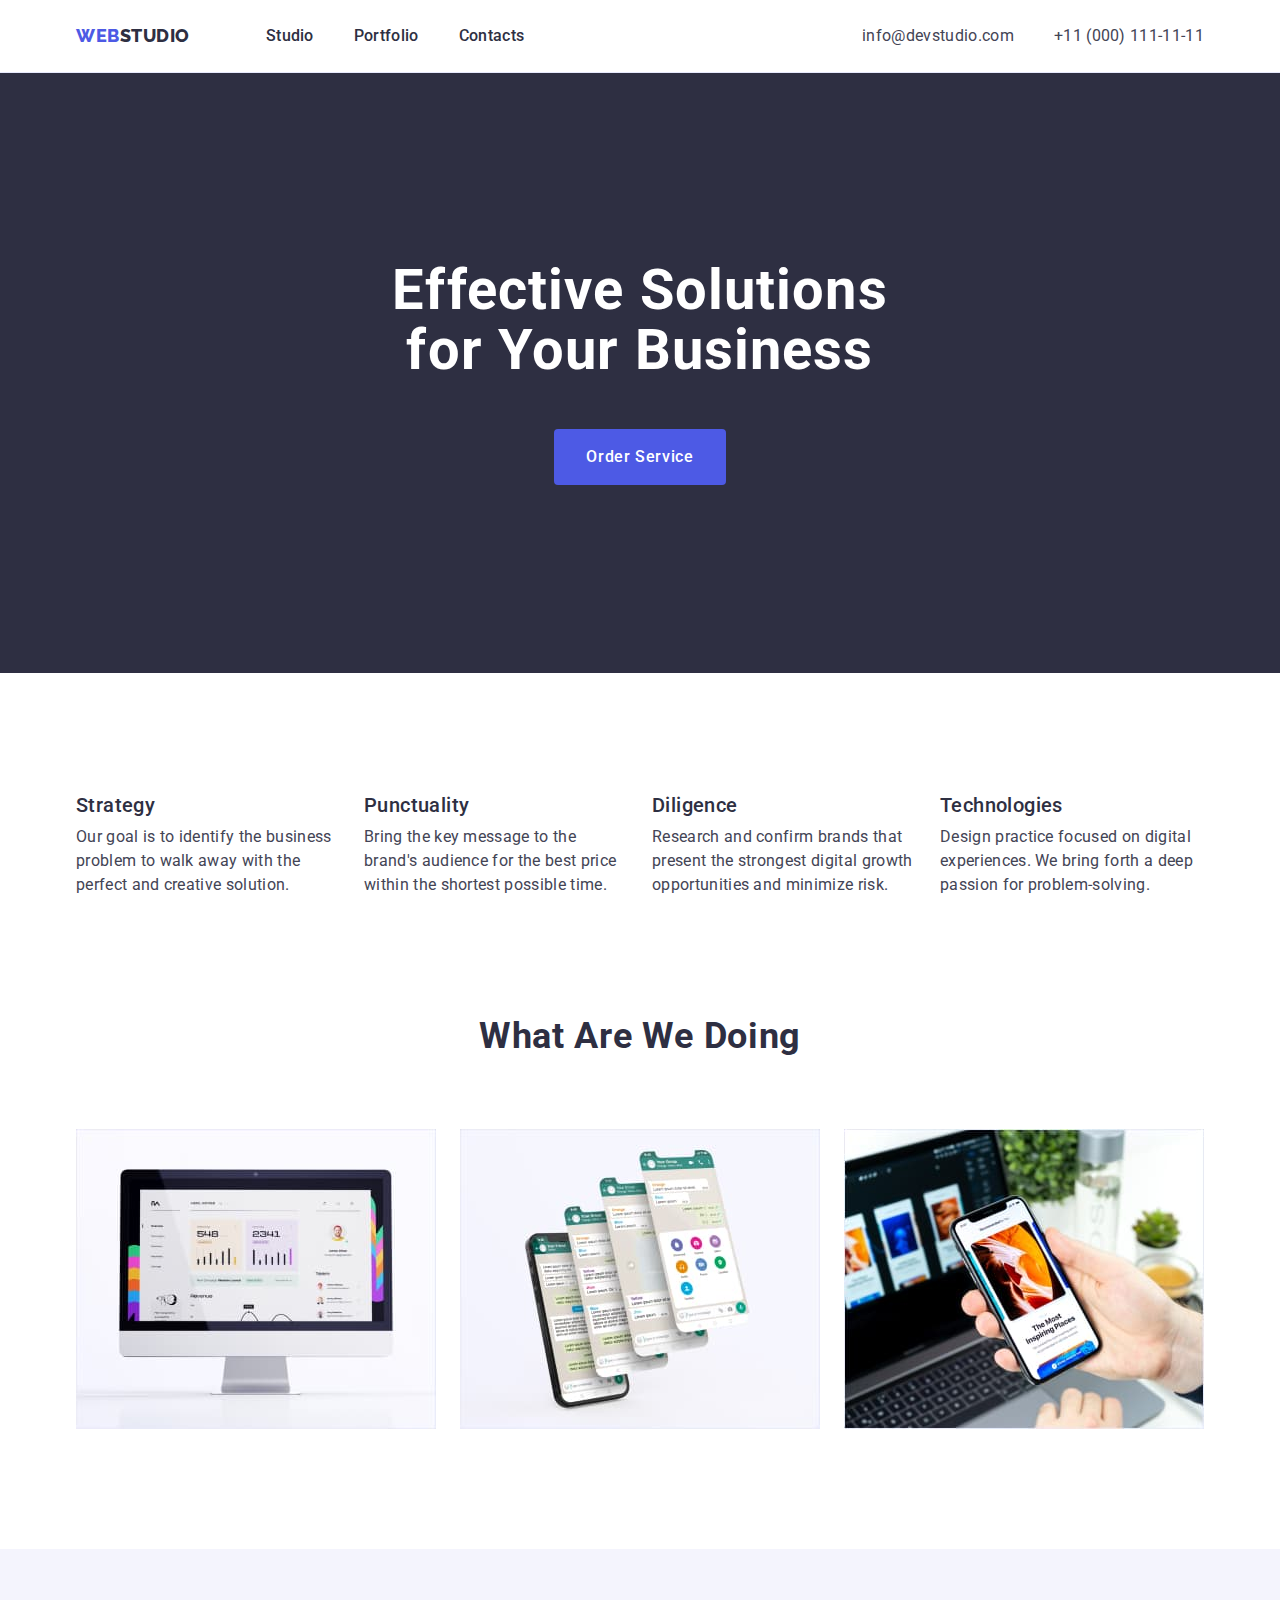
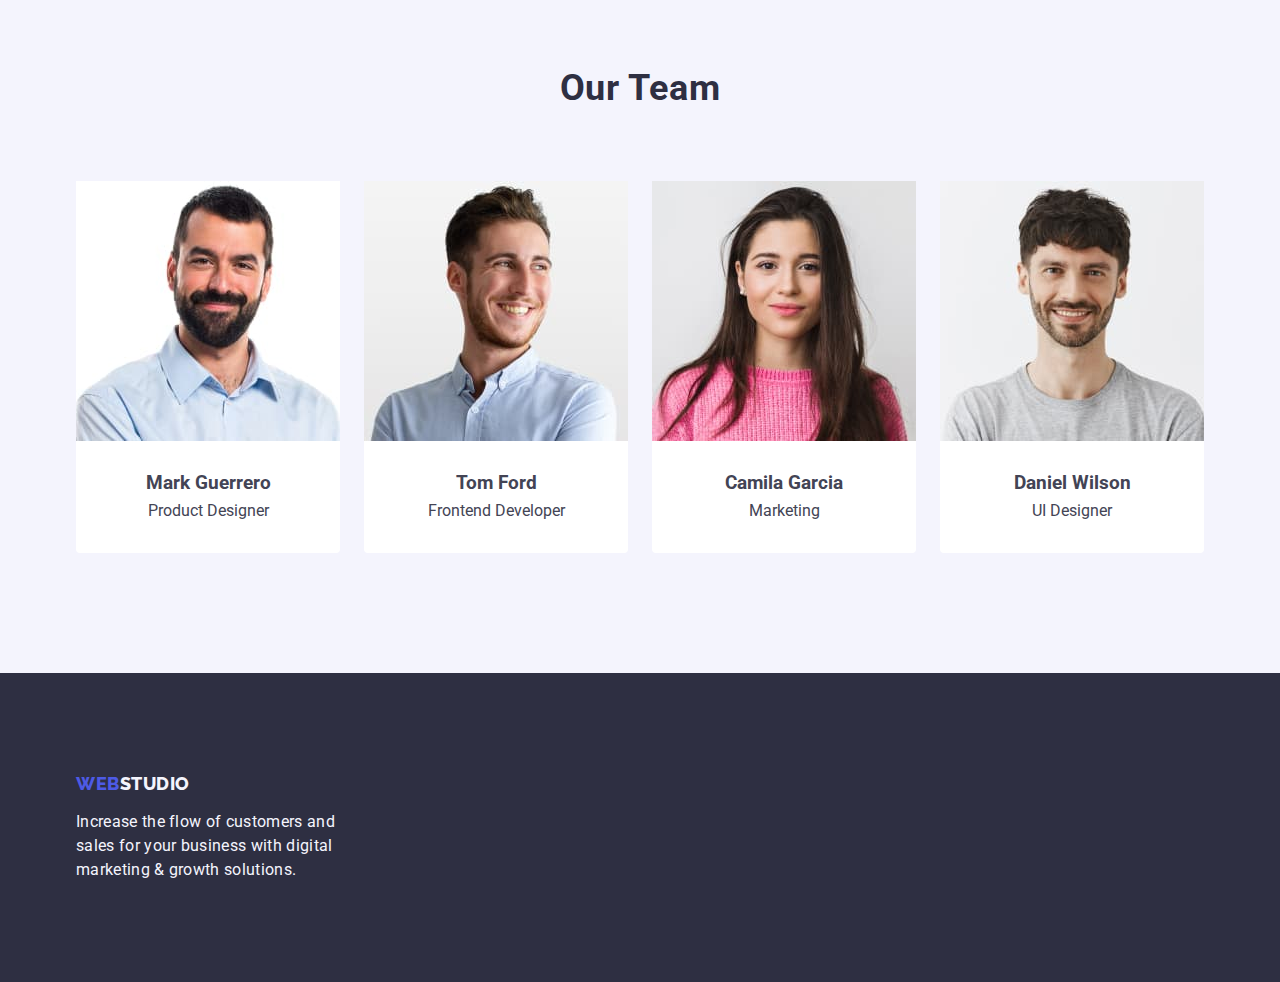
<file: index.html>
<!DOCTYPE html>
<html lang="en">
<head>
    <meta charset="UTF-8">
    <meta http-equiv="X-UA-Compatible" content="IE=edge">
    <meta name="viewport" content="width=device-width, initial-scale=1.0">
    <title>Main-Page</title>
    <link rel="preconnect" href="https://fonts.googleapis.com">
    <link rel="preconnect" href="https://fonts.gstatic.com" crossorigin>
    <link href="https://fonts.googleapis.com/css2?family=Raleway:wght@800&family=Roboto:wght@400;500;700;900&display=swap"
        rel="stylesheet">
        <link rel="stylesheet" href="https://cdnjs.cloudflare.com/ajax/libs/modern-normalize/1.1.0/modern-normalize.min.css">
    <link rel="stylesheet" href="./css/styles.css">
</head>
<body>
        <header class="page-header">
            <div class="container page-header-container">
                <nav class="page-navigation">
                <a class="logo link" href="./index.html">Web<span class="logo-st">Studio</span></a>
                <ul class="menu list">
                <li class="menu-item"><a class="menu-link link" href="./index.html">Studio</a></li>
                <li class="menu-item"><a class="menu-link link" href="./portfolio.html">Portfolio</a></li>
                <li class="menu-item"><a class="menu-link link " href="">Contacts</a></li>
            </ul>
        </nav>
            
        <address class="header-contact-list">
                <ul class="contact-list list">
                <li><a class="contact-link link" href="mailto:info@devstudio.com">info@devstudio.com</a></li>
                <li><a class="contact-link link" href="tel:+110001111111">+11 (000) 111-11-11</a></li>
            </ul>
            
        </address></div>
                
        </header>
        <main>
                <section class="hero">
                    <div class="container">
                        <h1 class="text-hero">Effective Solutions <br>
            for Your Business</h1>
                <button class="button-hero button" type="button">Order Service</button></div>
               
            </section>
            
            <!--Наш напрямок-->
                <section class="our-way">
                    <div class="container">
                        <h2 hidden class="our-way-text visually-hidden">features</h2>
                <ul class="our-direction list">
                    <li class="list-our-way">
                        <h3 class="text-main-our-way">Strategy</h3>
                        <p class="text-minor-our-way">Our goal is to identify the business
                        problem to walk away with the perfect and creative solution.</p>
                    </li>
                    <li class="list-our-way">
                        <h3 class="text-main-our-way">Punctuality</h3>
                        <p class="text-minor-our-way">Bring the key message to the brand's audience for the best price within the shortest possible time.</p>
                    </li>
                    <li class="list-our-way">
                        <h3 class="text-main-our-way">Diligence</h3>
                        <p class="text-minor-our-way">Research and confirm brands that present the strongest digital growth opportunities and minimize risk.</p>
                    </li>
                    <li class="list-our-way">
                        <h3 class="text-main-our-way">Technologies</h3>
                        <p class="text-minor-our-way">Design practice focused on digital experiences. We bring forth a deep passion for problem-solving.</p>
                    </li>
                </ul></div>
                

            </section>
            
            <!--Що ми робимо-->
                <section class="section-our-works">
                    <div class="container">
                        <h2 class="our-works">  What are we doing </h2>
                <ul class="list list-our-work">
                    <li class="our-works-photo"><img src="./images/what-we-are-douing/rectangle.jpg" alt="що ми робимо" 
                        width="360" 
                        height="300">
                    </li>
                    <li class="our-works-photo"><img src="./images/what-we-are-douing/rectangle1.jpg" alt="що ми робимо"
                        width="360"
                         height="300">
                    </li>
                    <li class="our-works-photo"><img src="./images/what-we-are-douing/rectangle2.jpg" alt="що ми робимо"
                        width="360" 
                        height="300"></li>
                </ul></div>
            </section>
            
           <!--Наша команда-->
            <section class="main-team section-our-team">
                <div class="container">
                    <h2 class="text-main-team">Our Team</h2>
                 <ul class="list list-our-team">
                    <li class="team-list-item">
                        <img src="./images/our-team/mark.jpg" alt="наша команда" width="264"
                         height="260">
                         <div class="team-name">
                            <h3 class="text-main-our-team">Mark Guerrero</h3>
                        <p class="text-minor-our-team">Product Designer</p></div>
                        
                        </li>
                    
                    <li class="team-list-item">
                        <img src="./images/our-team/tom.jpg" alt="наша команда"
                        width="264" 
                        height="260">
                        <div class="team-name">
                            <h3 class="text-main-our-team">Tom Ford</h3>
                        <p class="text-minor-our-team">Frontend Developer</p></div>
                        
                    </li>
                    
                    <li class="team-list-item"><img src="./images/our-team/camila.jpg" alt="наша команда"
                        width="264" 
                        height="260">
                        <div class="team-name">
                            <h3 class="text-main-our-team">Camila Garcia</h3>
                        <p class="text-minor-our-team">Marketing</p></div>
                        
                    </li>
                    
                    <li class="team-list-item"><img src="./images/our-team/daniel.jpg" alt="наша команда"
                        width="264" 
                        height="260">
                        <div class="team-name">
                            <h3 class="text-main-our-team">Daniel Wilson</h3>
                        <p class="text-minor-our-team">UI Designer</p></div>
                        
                    </li>
                    
                 </ul></div>
            </section>
            
        </main>
            <footer class="page-footer">
                <div class="container">
                    <a class="logo link logo-footer-page " href="./index.html">Web<span class="logo-footer">Studio</span></a>
            <p class="text-footer">Increase the flow of customers and sales for your business with digital marketing & growth solutions.</p></div>
                
        </footer>
        
</body>
</html>
</file>
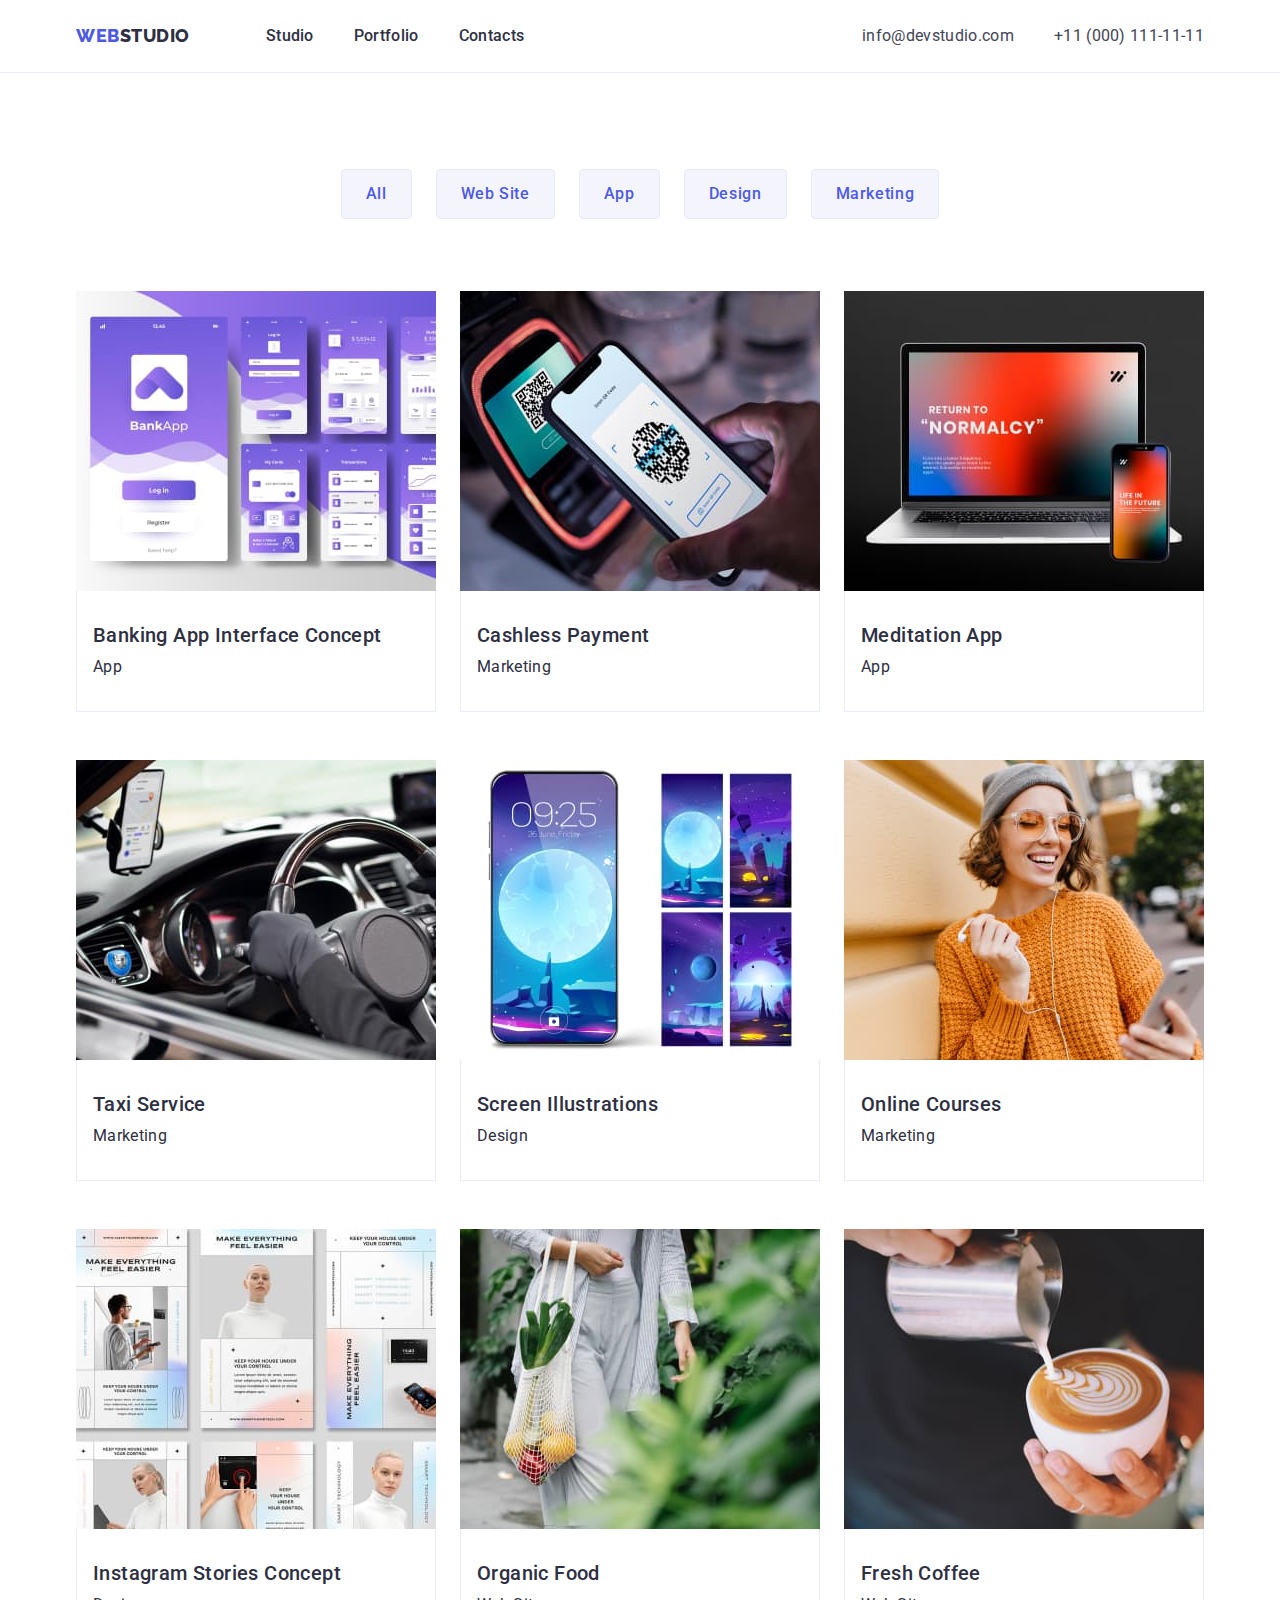
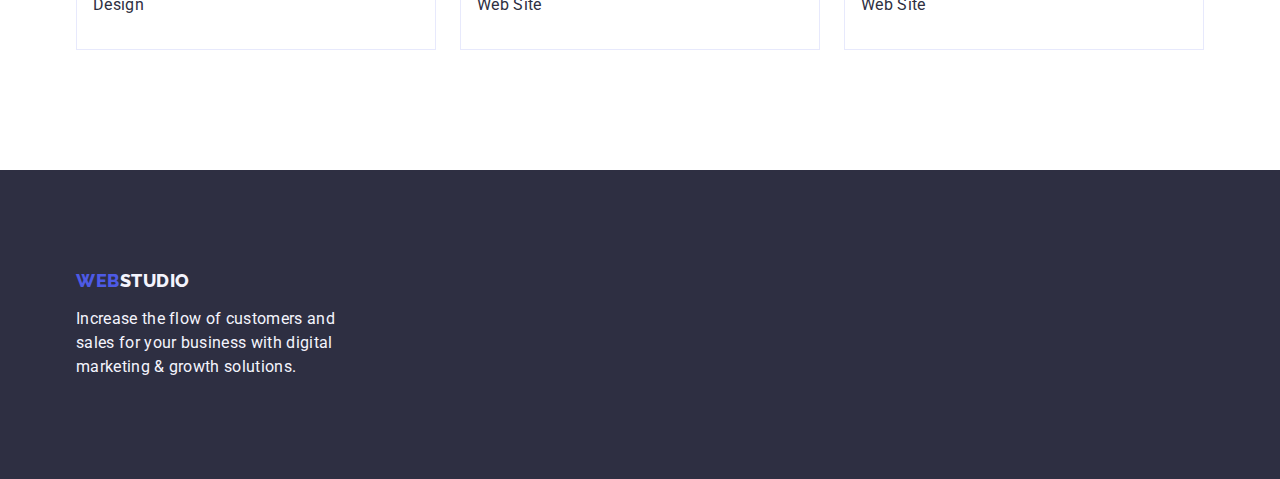
<file: portfolio.html>
<!DOCTYPE html>
<html lang="en">
<head>
    <meta charset="UTF-8">
    <meta http-equiv="X-UA-Compatible" content="IE=edge">
    <meta name="viewport" content="width=device-width, initial-scale=1.0">
    <title>Portfolio</title>
    <link rel="preconnect" href="https://fonts.googleapis.com">
    <link rel="preconnect" href="https://fonts.gstatic.com" crossorigin>
    <link href="https://fonts.googleapis.com/css2?family=Raleway:wght@800&family=Roboto:wght@400;500;700;900&display=swap"
        rel="stylesheet">
        <link rel="stylesheet" href="https://cdnjs.cloudflare.com/ajax/libs/modern-normalize/1.1.0/modern-normalize.min.css">
    <link rel="stylesheet" href="./css/styles.css">
</head>
<body>
    <header class="page-header">
        <div class="container page-header-container">
            <nav class="page-navigation">
            <a class="logo link" href="./index.html">Web<span class="logo-st">Studio</span></a>
            <ul class="menu list">
                <li class="menu-item"><a class="menu-link link" href="./index.html">Studio</a></li>
                <li class="menu-item"><a class="menu-link link" href="./portfolio.html">Portfolio</a></li>
                <li class="menu-item"><a class="menu-link link " href="">Contacts</a></li>
            </ul>
        </nav>
        
        <address class="header-contact-list">
                <ul class="contact-list list">
                <li><a class="contact-link link" href="mailto:info@devstudio.com">info@devstudio.com</a></li>
                <li><a class="contact-link link" href="tel:+110001111111">+11 (000) 111-11-11</a></li>
            </ul>
            
        </address></div>
            
    </header>
    <main>
        <!--Портфоліо, фото, Кнопки, опис-->
        <section class="img-pf ">
            <div class="container">
                 <h1 class="hero-portfolio" hidden>PortfolioItems></h1>
            <ul class=" list list-portfolio-buttom">
                <li><button class="main-but-pf button button-pf" type="button">All</button></li>
                <li><button class="main-but-pf button button-pf" type="button">Web Site</button></li>
                <li><button class="main-but-pf button button-pf" type="button">App</button></li>
                <li><button class="main-but-pf button button-pf" type="button">Design</button></li>
                <li><button class="main-but-pf button button-pf" type="button">Marketing</button></li>
            </ul>
                <ul class="list list-portfolio">
                <li class="item">
                        <a class="link" href=""><img class="" src="./images/Portfolio/bankingapp.jpg" alt="apps-photo"
                        width="360"
                        height="300">
                        <div class="list-pf">
                            <h2 class="text-main text-main-pf">Banking App Interface Concept</h2>
                    <p class="text-minor text-minor-pf">App</p></div>
                     </a>
                </li>
                <li class="item">
                    <a class="link" href=""><img class="" src="./images/Portfolio/cashlesspayment.jpg" alt="marketing-photo" 
                        width="360"
                         height="300"> 
                         <div class="list-pf">
                            <h2 class="text-main text-main-pf">Cashless Payment</h2>
                        <p class="text-minor text-minor-pf">Marketing</p></div>
                         </a>
                </li>
                <li class="item">
                    <a class="link" href=""><img class="" src="./images/Portfolio/meditationapp.jpg" alt="apps-photo"
                     width="360"
                        height="300"> <div class="list-pf"><h2 class="text-main text-main-pf">Meditation App</h2>
                    <p class="text-minor text-minor-pf">App</p></div>
                     </a>
                    
                </li>
                <li class="item">
                    <a class="link" href="marketing"><img class="" src="./images/Portfolio/taxiservice.jpg" alt="marketing-photo"
                     width="360"
                        height="300"> <div class="list-pf"><h2 class="text-main text-main-pf">Taxi Service</h2>
                    <p class="text-minor text-minor-pf">Marketing</p></div>
                    </a>
                    
                </li>
                <li class="item">
                    <a class="link" href="desing"><img class="" src="./images/Portfolio/screenillustrations.jpg" alt="design-photo"
                     width="360"
                        height="300"> <div class="list-pf"><h2 class="text-main text-main-pf">Screen Illustrations</h2>
                    <p class="text-minor text-minor-pf">Design</p></div>
                     </a>
                    
                </li>
                <li class="item">
                    <a class="link" href=""><img class="" src="./images/Portfolio/onlinecourse.jpg" alt="marketing-photo"
                     width="360"
                        height="300"> <div class="list-pf"><h2 class="text-main text-main-pf">Online Courses</h2>
                    <p class="text-minor text-minor-pf">Marketing</p></div>
                    </a>
                    
                </li>
                <li class="item">
                    <a class="link" href=""><img class="" src="./images/Portfolio/instagramstories.jpg" alt="design-photo"
                    width="360"
                        height="300"> <div class="list-pf"><h2 class="text-main text-main-pf">Instagram Stories Concept</h2>
                    <p class="text-minor text-minor-pf">Design</p></div>
                     </a>
                    
                </li>
                <li class="item">
                    <a class="link" href=""><img class="" src="./images/Portfolio/organicfood.jpg" alt="web-photo"
                    width="360"
                        height="300"> <div class="list-pf"><h2 class="text-main text-main-pf">Organic Food</h2>
                    <p class="text-minor text-minor-pf">Web Site</p></div>
                    </a>
                    
                </li>
                <li class="item">
                    <a class="link" href=""><img class="" src="./images/Portfolio/frechcoffe.jpg" alt="web-photo"
                    width="360"
                        height="300"> <div class="list-pf"><h2 class="text-main text-main-pf">Fresh Coffee</h2>
                    <p class="text-minor text-minor-pf">Web Site</p></div>
                    </a>
                    
                </li>
            </ul>
            </div>
               
        </section>
    </main>
    <footer class="page-footer">
        <div class="container">
            <a class="logo link logo-footer-page " href="./index.html">Web<span class="logo-footer">Studio</span></a>
            <p class="text-footer">Increase the flow of customers and sales for your business with digital marketing &
                growth solutions.</p>
        </div>
    
    </footer>
    
</body>
</html>
</file>
<file: css/styles.css>
:root {
    --previous-color-text: #2E2F42;
    --secondary-color-text: #434455;
    --third-color-text:#FFFFFF; 
    --footer-text-color:#F4F4FD;
    --button-color-text: #4D5AE5;
    --button-color-bg: #F4F4FD;
    --main-background-color: #FFFFFF;
    --hero-background-color:#2E2F42;
    --main-but-pf-border:#e7e9fc;
}

h1,
h2,
h3,
h4,
p {
    margin-top: 0;
    margin-bottom: 0;
}

ul,
ol {
    margin-top: 0;
    margin-bottom: 0;
    padding-left: 0;
}

img {
    display: block;
}



body {
    font-family: 'Roboto', sans-serif;
    color: var(--secondary-color-text);
    background-color: var(--main-background-color);
    }
.list {list-style: none;}

.link{text-decoration: none;}

.button{cursor: pointer;}

.logo{
font-family: 'Raleway',sans-serif;
font-weight: 800;
font-size: 18px;
letter-spacing: 0.03em;
line-height: 1.17;
margin-right: 76px;
}

.logo {
    color: #4D5AE5;
    text-transform: uppercase;
}

.logo-st {
    color: #2E2F42;
}

.header-contact-list{
    font-style:normal;
 
}

.contact-link{
font-size: 16px;
line-height: 1.5;
letter-spacing: 0.02em;
 padding: 24px 0;
margin-left: auto;


color: var(--secondary-color-text);}

.menu-link{
font-weight: 500;
font-size: 16px;
line-height: 1.5;
letter-spacing: 0.02em;
padding: 24px 0;
display: block;
color: #2e2f42;}

.link:hover,
.link:focus{color: #404BBF;}

.button-hero:hover,
.button-hero:focus{background-color: #404BBF; }

/* ================= HEADER ================= */
.page-header {
    display: flex;
    align-items: center;
    
    border-bottom: 1px solid #e7e9fc
}

.page-header-container {
    display: flex;
    align-items: center;
    justify-content: space-between;
}



.contact-list{
    display: flex;
    align-items: center;
   
gap: 40px;
}

.page-navigation {
    display: flex;
    align-items: center;
}

.menu {
    display: flex;
    gap: 40px;
    
}

/* ================= HERO ================= */

/*наш напрямок*/

.page-our-way{
display: flex;
align-items: center;

}
.list-our-way{
    width: calc((100% - 72px) / 4);
    
}

.our-way-text{
    margin-bottom: 8px;
}

.our-way{
padding-top: 120px;
padding-bottom: 120px;
}

.our-direction{
display: flex;
gap: 24px;



}
/*наш напрямок*/

.text-main-our-way{
font-weight: 500;
font-size: 20px;
line-height: 1.2;
letter-spacing: 0.02em;
margin-bottom: 8px;

color: var(--previous-color-text);}

.text-minor-our-way{
font-size: 16px;
line-height: 1.5;
letter-spacing: 0.02em;
color: var(--secondary-color-text);}

.visually-hidden {
    position: absolute;
    white-space: nowrap;
    width: 1px;
    height: 1px;
    overflow: hidden;
    border: 0;
    padding: 0;
    clip: rect(0 0 0 0);
    clip-path: inset(50%);
    margin: -1px;
}


.container{
width: 1158px;
margin-left: auto;
margin-right: auto;
padding-left: 15px;
padding-right: 15px;
}


.text-hero{
font-weight: 700;
font-size: 56px;
line-height: 1.07;
letter-spacing: 0.02em;
text-align: center;
color: var(--third-color-text);
margin-left: auto;
margin-right: auto;
max-width: 496px;
}

/*секція-герой-головна*/
.hero{
text-align: center;

padding: 188px 0 188px 0;

background-color:var(--hero-background-color);

}
/*кнопка-головна*/
.button-hero{
    display: block;
    min-width: 169px;
    margin-left: auto;
    margin-right: auto;
    font-family: 'Roboto', sans-serif;
    font-weight: 500;
    font-size: 16px;
    line-height: 1.5;
    letter-spacing: 0.04em;
padding: 16px 32px;
border: none;
border-radius: 4px ;
    color: #FFFFFF;
     background-color: #4D5AE5;}

/*головний текст на банері*/
.text-hero{
    margin-bottom: 48px;
    color: var(--third-color-text);
background-color: #2E2F42;}


/*Що ми робимо*/

.list-our-work{
    display: flex;
    gap: 24px;
  
}

.section-our-works {
    padding-bottom: 120px;
}

.our-works-photo{
 
}

.our-works{
font-weight: 700;
font-size: 36px;
line-height: 1.11;
text-align: center;
letter-spacing: 0.02em;
text-transform: capitalize;
margin-bottom: 72px;
color: var(--previous-color-text);}

/*Наша команда*/

.team-name{
    padding: 32px 16px;
    text-align: center;
    
}

.text-main-our-team{
    margin-bottom: 8px

}


.text-minor-our-team{
    margin-top: 8px;  
}

.section-our-team{
    padding-bottom: 120px;
    padding-top: 120px;
}

.list-our-team{
    display: flex;
    gap: 24px;
    align-items: center;

}
.team-list-item{
    border-radius: 0px 0px 4px 4px;
   
}


.text-main-team{
font-weight: 700;
font-size: 36px;
line-height: 1.11;
text-align: center;
letter-spacing: 0.02em;
text-transform: capitalize;
margin-bottom:72px;
color: var(--previous-color-text);}

.main-team{
    background: #F4F4FD;}

/*текст футера*/

.text-footer{
font-size: 16px;
line-height: 1.5;
letter-spacing: 0.02em;
max-width: 264px;
color: var(--footer-text-color);}

.page-footer{
   padding-top: 100px ;
   padding-bottom: 100px ;
    background-color: #2e2f42;}

.logo-footer{
    color: #F4F4FD;}

.logo-footer-page{
    margin-bottom: 16px;
    display: inline-block;}

/*кнопки-портфоліо*/

.button-pf{color: #4D5AE5;}
.main-but{

    font-family: 'Roboto',sans-serif;
        font-style: normal;
        font-weight: 500;
        font-size: 16px;
        line-height: 1.5;
        display: flex;
        align-items: center;
        text-align: center;
        letter-spacing: 0.04em;
        color: var(--button-color-text);
        background-color: var(--button-color-bg);

}

/* Портфоліо*/

.pf-main-but{
    padding: 72px;


}

.text-main-pf{
        font-weight: 500;
        font-size: 20px;
        line-height: 1.2;
        letter-spacing: 0.02em;
        margin-bottom: 8px;
        color: var(--previous-color-text);

}

.text-minor{
       
    }


.text-minor-pf{
    margin-top: 8px;
 font-size: 16px;
        line-height: 1.5;
        letter-spacing: 0.02em;
        color: var(--previous-color-text);
}


.list-portfolio-buttom{
    display: flex;
    gap: 24px;
    justify-content: center;
    margin-bottom: 72px;
    

}
.item{
    flex-basis: calc((100% - 20px) / 9);
   
}


.button-pf{
    align-items: center;
    text-align: center;      
    letter-spacing: 0.04em;
    padding: 12px 24px;
    border: 1px;
    border-radius: 4px;
    flex-direction: row;
    
}

.list-portfolio{
    display: flex;
    flex-wrap: wrap;
    gap: 24px;
    row-gap: 48px;
   
    
    
}

.list-pf{
   border-width: 1px ;
border-style: solid ;
border-top: none;
border-color: #E7E9FC;
padding: 32px 16px;
}

.hero-portfolio{
    
}


.img-pf{
    padding-top: 96px;
padding-bottom: 120px;

}


.main-but-pf{
    font-family: 'Roboto', sans-serif;
    font-style: normal;
    font-weight: 500;
    font-size: 16px;
    line-height: 1.5;
    display: flex;
    align-items: center;
    text-align: center;
    letter-spacing: 0.04em;
    border: 1px solid var(--main-but-pf-border);
        color: var(--button-color-text);
        background-color: var(--button-color-bg);
}

.team-list-item{ background-color: var(--main-background-color);

}

.main-but-pf:hover,
.main-but-pf:focus{
    border: 1px solid transparent;
     color: #FFFFFF;
    background-color: #404BBF;}
</file>
